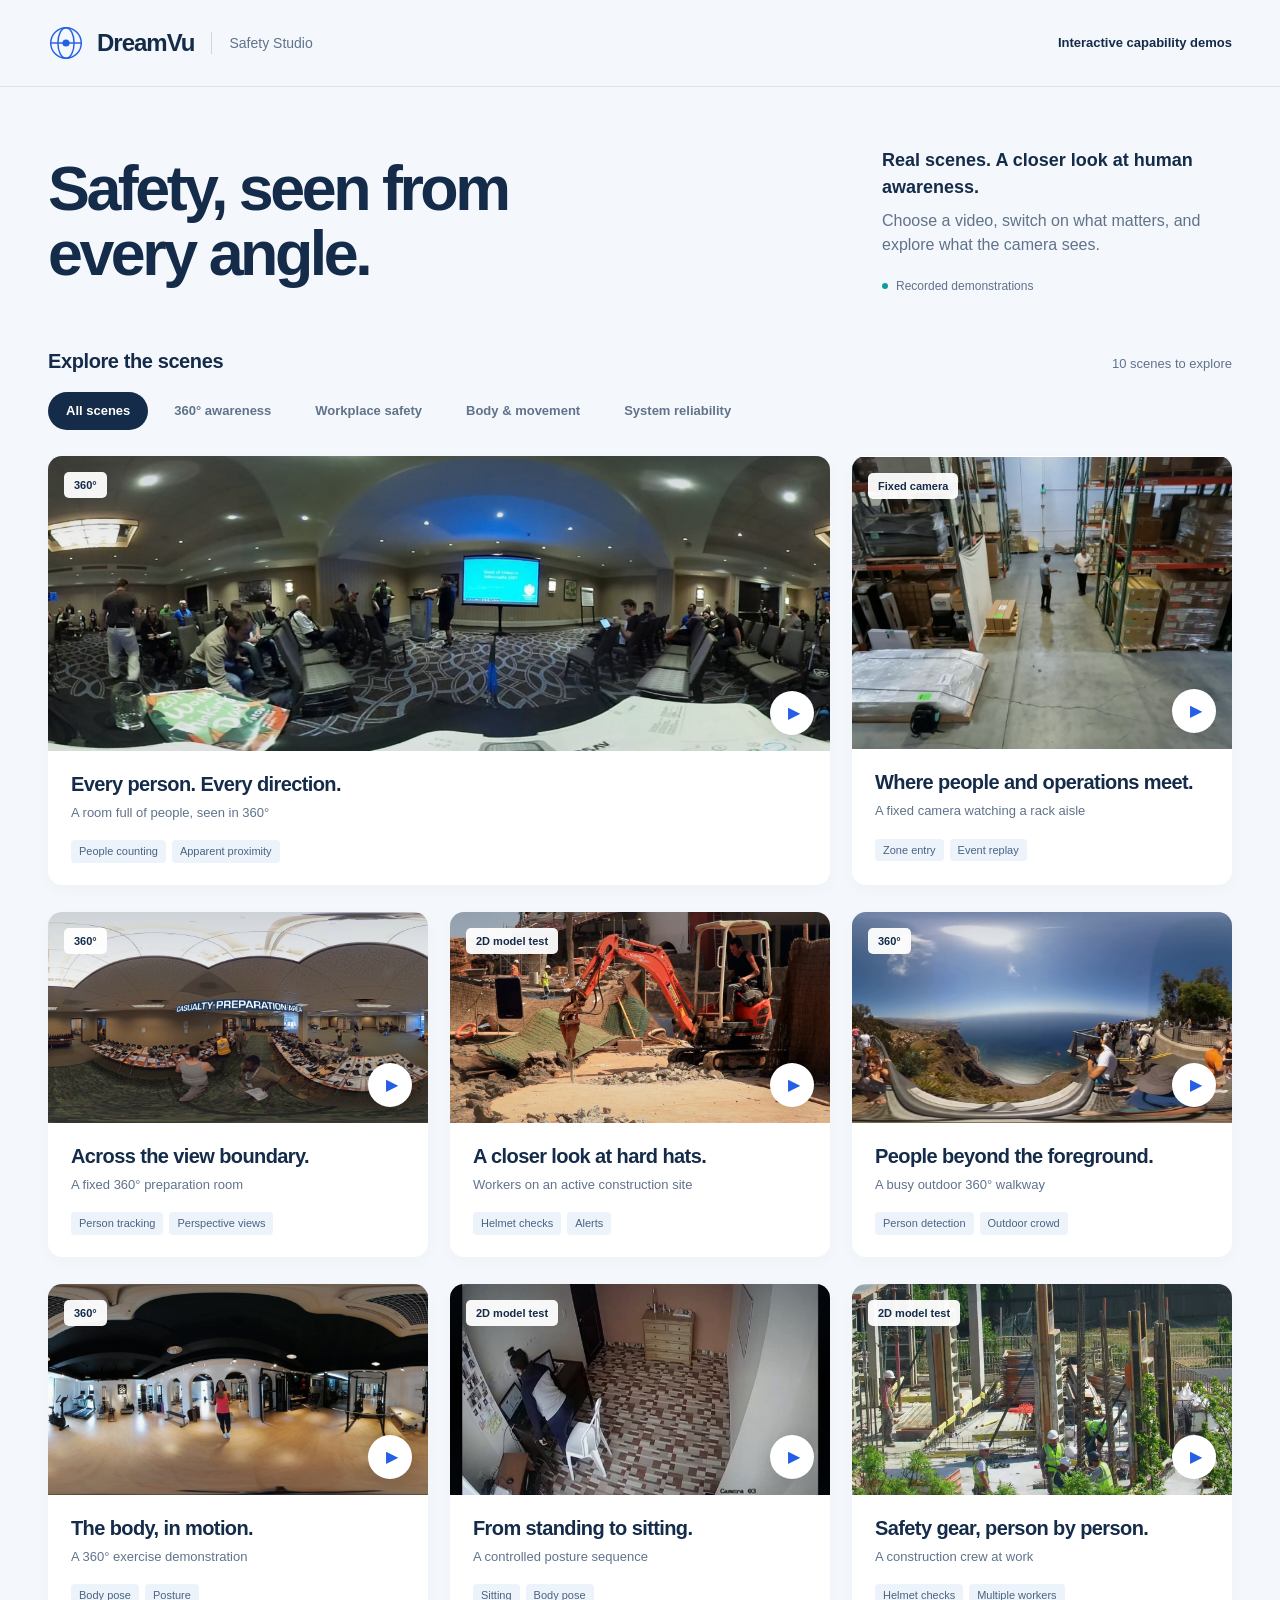
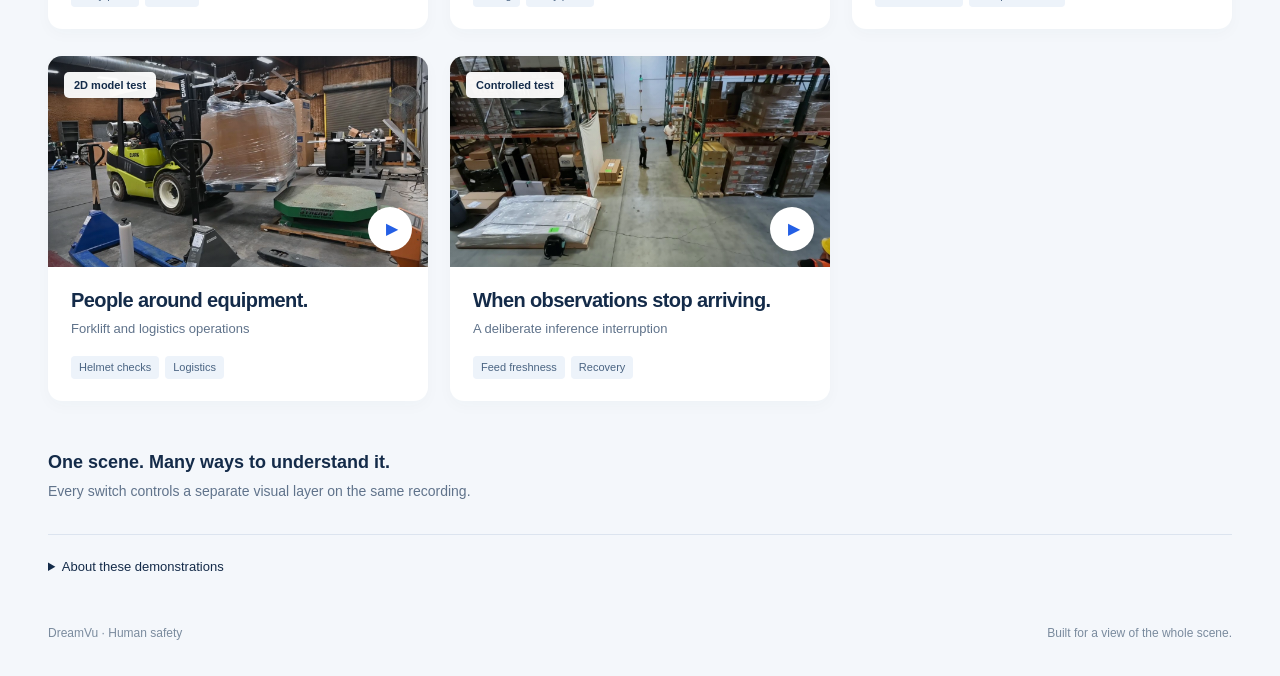
<file: index.html>
<!doctype html>
<html lang="en">
<head>
  <meta charset="utf-8"><meta name="viewport" content="width=device-width,initial-scale=1">
  <meta name="theme-color" content="#f4f7fb">
  <title>DreamVu — Safety Studio</title>
  <link rel="stylesheet" href="demo/style.css">
  <script defer src="demo/catalog.js?v=hide-fall-20261102"></script><script defer src="demo/zone-evaluator.js"></script><script defer src="demo/app.js?v=hide-fall-20261102"></script>
</head>
<body>
  <header class="site-header">
    <a class="brand" href="demo.html" aria-label="DreamVu Safety Studio home">
      <svg viewBox="0 0 40 40" aria-hidden="true"><circle cx="20" cy="20" r="17"/><ellipse cx="20" cy="20" rx="9" ry="17"/><path d="M3 20h34"/><circle cx="20" cy="20" r="4" class="pupil"/></svg>
      <strong>DreamVu</strong><span class="brand-divider"></span><span>Safety Studio</span>
    </a>
    <span class="archive-link">Interactive capability demos</span>
  </header>
  <main class="library" id="library">
    <div class="intro">
      <h1>Safety, seen from<br>every angle.</h1>
      <div class="intro-copy"><p>Real scenes. A closer look at human awareness.</p><p>Choose a video, switch on what matters, and explore what the camera sees.</p><span class="recorded-label"><i></i> Recorded demonstrations</span></div>
    </div>
    <div class="collection-bar"><h2>Explore the scenes</h2><span id="scene-count"></span></div>
    <nav class="filters" aria-label="Filter scenes">
      <button class="filter active" data-filter="all" aria-pressed="true">All scenes</button>
      <button class="filter" data-filter="surround" aria-pressed="false">360° awareness</button>
      <button class="filter" data-filter="workplace" aria-pressed="false">Workplace safety</button>
      <button class="filter" data-filter="body" aria-pressed="false">Body &amp; movement</button>
      <button class="filter" data-filter="system" aria-pressed="false">System reliability</button>
    </nav>
    <div id="scene-grid" class="scene-grid"></div>
    <div class="library-footer"><div><strong>One scene. Many ways to understand it.</strong><p>Every switch controls a separate visual layer on the same recording.</p></div></div>
    <details class="about"><summary>About these demonstrations</summary><p>These are saved model outputs played over recorded footage, not a live camera feed. The models remain prototypes: missed detections, uncertain posture and identity changes can occur. Distance colors use apparent body size; no calibrated distance or Orin real-time performance is claimed. Event logging and feed health are integration views for the core platform.</p><div id="credits"></div></details>
  </main>
  <footer class="site-footer"><span>DreamVu · Human safety</span><span>Built for a view of the whole scene.</span></footer>

  <dialog id="studio" class="studio" aria-labelledby="scene-title">
    <div class="studio-top"><button id="close-studio" class="back-button" aria-label="Close scene and return to library"><span aria-hidden="true">←</span> All scenes</button><div><h2 id="scene-title"></h2><p id="scene-subtitle"></p></div><span id="scene-format" class="format-pill"></span></div>
    <div class="studio-layout">
      <section class="experience" aria-label="Interactive video">
        <div class="player-shell">
          <div class="player-top"><span class="replay-indicator"><i></i> Recorded replay</span><span id="player-count" class="player-count" hidden></span><span id="mode-label">Panorama</span><button id="fullscreen" class="icon-button" title="Expand video" aria-label="Expand video">⛶</button></div>
          <div class="picture" id="picture">
            <video id="source-video" muted playsinline preload="metadata" tabindex="-1" aria-hidden="true"></video>
            <canvas id="scene-canvas" width="1280" height="640" tabindex="0" aria-label="Video with interactive person overlays. Click a person to inspect them."></canvas>
            <div id="loading" class="loading"><span class="loading-ring"></span><strong>Opening the scene</strong><span>Loading video and observations…</span></div>
            <div id="video-error" class="video-error" hidden><strong>This scene could not load.</strong><p id="error-message"></p><button id="retry-scene">Try again</button></div>
          </div>
          <div class="transport">
            <div class="seek-wrap"><div id="event-markers" aria-hidden="true"></div><input id="seek" type="range" min="0" max="100" step="0.01" value="0" aria-label="Video position"></div>
            <div class="transport-row"><button id="play" class="play-button" aria-label="Play video">▶</button><button id="restart" class="icon-button" aria-label="Restart video" title="Restart">↺</button><span id="time-label">0:00 / 0:00</span><span class="transport-spacer"></span><button id="highlight" class="compare-button highlight-button" title="Jump to the selected example moment">Highlight</button><label class="speed-label">Speed <select id="speed" aria-label="Playback speed"><option value="0.5">0.5×</option><option value="1" selected>1×</option><option value="2">2×</option></select></label><button id="raw-button" class="compare-button" aria-pressed="false">Clean video</button></div>
          </div>
        </div>
        <div class="video-caption"><span id="scene-purpose"></span><span class="click-hint">Click a person to inspect</span></div>
        <div id="proximity-legend" class="proximity-legend" hidden><strong>Apparent proximity</strong><span><i class="near"></i>Larger / nearer estimate</span><span><i class="mid"></i>Medium</span><span><i class="far"></i>Smaller / farther estimate</span><button id="proximity-info" aria-expanded="false" aria-controls="proximity-note" title="How proximity is estimated">ⓘ</button></div>
        <p id="proximity-note" class="explanation" hidden>Color is based on angular body size, not measured distance. A larger visible body is usually closer, but posture, body height and occlusion affect this estimate. No distances in meters are available for these clips.</p>
        <div id="zone-editor" class="zone-editor" hidden><div><strong id="zone-editor-title">Define a zone</strong><p id="zone-editor-note">Draw a polygon on the video to evaluate the observed feet.</p></div><div class="zone-editor-actions"><button id="draw-zone">Draw zone</button><button id="finish-zone" hidden>Use this zone</button><button id="cancel-zone" hidden>Cancel</button><button id="clear-zone" hidden>Reset zone</button></div></div>
        <div class="evidence-row">
          <section class="insight-panel" id="insight-panel" aria-label="Current scene observations"><div class="panel-heading"><h3>In this moment</h3><span id="evidence-time"></span></div><div id="insights"></div><div id="person-chips" class="person-chips" aria-label="Inspect a tracked person"></div></section>
          <section id="radar-panel" class="radar-panel" aria-label="Direction map"><div class="panel-heading"><h3>Around the camera</h3><span>360°</span></div><canvas id="radar" width="400" height="280" aria-label="People arranged by bearing; radius is an apparent-size proxy"></canvas><p>Direction from the camera. Radius uses apparent size.</p></section>
        </div>
        <section id="events-panel" class="event-panel"><div class="panel-heading"><h3>Moments worth a closer look</h3><span id="event-count"></span></div><div id="event-list"></div></section>
        <div class="source-note"><span id="source-credit"></span><details><summary>Observation notes</summary><p id="scene-limits"></p><p>Playback speed is independent of inference speed. This is an offline prototype demonstration.</p></details></div>
      </section>
      <aside class="controls-rail" id="scene-controls" aria-label="Scene controls">
        <button id="close-layers" class="mobile-close-layers" aria-label="Close layer controls">Back to video <span aria-hidden="true">↓</span></button>
        <div class="rail-heading"><div><h3>Make the scene yours.</h3><p>Every capability. Your choice of layers.</p></div><button id="reset-layers" class="text-button">Reset</button></div>
        <div class="layer-count"><span id="active-layer-count"></span><span id="available-layer-count"></span></div>
        <div id="layer-list"></div>
        <section class="person-inspector" id="person-inspector"><div class="inspector-idle"><span class="target-icon" aria-hidden="true">⌖</span><h3>Follow one person.</h3><p>Select a marker in the video or a person below it to see their observations.</p></div></section>
        <div class="rail-note"><span class="tiny-dot"></span>Switches change the visualization.<br>The recorded model results stay the same.</div>
      </aside>
    </div>
    <button id="mobile-layers" class="mobile-layers" aria-expanded="false" aria-controls="scene-controls">Adjust layers <span id="mobile-layer-count"></span></button>
  </dialog>
</body>
</html>
</file>
<file: demo/style.css>
:root{--paper:#fff;--bg:#f4f7fb;--ink:#142b49;--muted:#60738b;--blue:#245fe5;--teal:#159a9c;--amber:#eba640;--red:#d94f5c;--line:#dce4ef;--font:'Avenir Next',Avenir,'Segoe UI',sans-serif}
*{box-sizing:border-box}body{margin:0;background:var(--bg);color:var(--ink);font:16px/1.5 var(--font);-webkit-font-smoothing:antialiased}button,input,select{font:inherit}button,a,input,summary{touch-action:manipulation}button{cursor:pointer}button:disabled{cursor:wait;opacity:.5}a{color:inherit;text-decoration:none}button:focus-visible,a:focus-visible,summary:focus-visible,input:focus-visible,select:focus-visible,canvas:focus-visible{outline:3px solid #e4ad3e;outline-offset:4px}button{color:inherit}button::-moz-focus-inner{border:0}[hidden]{display:none!important}
.site-header{max-width:1504px;margin:auto;padding:25px 48px;display:flex;justify-content:space-between;align-items:center;border-bottom:1px solid var(--line)}.brand{display:flex;gap:13px;align-items:center}.brand svg{width:36px;height:36px;stroke:var(--blue);stroke-width:1.6;fill:none}.brand .pupil{fill:var(--blue);stroke:none}.brand strong{font-size:24px;letter-spacing:-1px}.brand>span:last-child{font-size:14px;color:var(--muted)}.brand-divider{width:1px;height:22px;background:#cbd6e4;margin:0 4px}.archive-link{font-size:13px;font-weight:600}.archive-link span{color:var(--blue);margin-left:10px;font-size:20px}.archive-link:hover{color:var(--blue)}.library{max-width:1504px;padding:0 48px;margin:auto}.intro{display:flex;gap:60px;align-items:center;justify-content:space-between;padding:60px 0 51px}.intro h1{font-size:clamp(42px,4.9vw,74px);font-weight:600;line-height:1.04;letter-spacing:-.055em;margin:0}.intro-copy{max-width:350px;font-size:16px;color:var(--muted)}.intro-copy p:first-child{font-size:18px;font-weight:600;color:var(--ink);margin-bottom:8px}.intro-copy p{margin:0 0 20px}.recorded-label{font-size:12px;display:flex;align-items:center;gap:8px}.recorded-label i,.replay-indicator i{width:6px;height:6px;display:inline-block;border-radius:50%;background:var(--teal)}.collection-bar{display:flex;align-items:baseline;justify-content:space-between}.collection-bar h2{font-size:20px;margin:0 0 16px;font-weight:600;letter-spacing:-.4px}.collection-bar>span{color:var(--muted);font-size:13px}.filters{display:flex;gap:8px;flex-wrap:wrap;margin-bottom:26px}.filter{background:transparent;padding:8px 17px;border:1px solid transparent;border-radius:24px;color:var(--muted);font-size:13px;font-weight:600}.filter.active{background:var(--ink);color:white}.filter:not(.active):hover{border-color:#c5d2e2;color:var(--ink)}
.scene-grid{display:grid;grid-template-columns:repeat(6,minmax(0,1fr));gap:27px 22px}.scene-card{grid-column:span 2;border:0;padding:0;background:var(--paper);text-align:left;overflow:hidden;border-radius:14px;box-shadow:0 5px 16px #18395507;transition:box-shadow .2s,transform .2s;position:relative}.scene-card:hover{transform:translateY(-3px);box-shadow:0 12px 28px #17385915}.scene-card.featured{grid-column:span 4}.scene-card .poster{aspect-ratio:1.8;position:relative;overflow:hidden;background:#d9e4ec}.scene-card.featured .poster{aspect-ratio:2.65}.scene-card.featured+.scene-card .poster{aspect-ratio:1.3}.poster img{width:100%;height:100%;object-fit:cover;display:block}.poster::after{content:'';position:absolute;inset:0;background:linear-gradient(180deg,#10274233,transparent 45%,#10274222);pointer-events:none}.format-badge{position:absolute;top:16px;left:16px;padding:5px 10px;background:#fffffff2;border-radius:5px;font-size:11px;font-weight:600;z-index:1;color:var(--ink)}.play-orb{position:absolute;right:16px;bottom:16px;border-radius:50%;width:44px;height:44px;display:grid;place-items:center;background:#fff;color:var(--blue);box-shadow:0 3px 20px #0002;z-index:1;font-size:16px;padding-left:3px;transition:background .2s,color .2s}.scene-card:hover .play-orb{background:var(--blue);color:white}.card-copy{padding:21px 23px 22px}.card-copy h3{font-size:20px;line-height:1.2;font-weight:600;letter-spacing:-.6px;margin:0 0 7px}.card-copy p{font-size:13px;color:var(--muted);margin:0 0 18px}.tags{display:flex;gap:6px;flex-wrap:wrap}.tags span{font-size:11px;padding:3px 8px;border-radius:4px;background:#edf3fa;color:#4a6482}.library-footer{display:flex;justify-content:space-between;gap:20px;align-items:center;padding:48px 0 27px}.library-footer strong{font-size:18px;font-weight:600}.library-footer p{color:var(--muted);font-size:14px;margin:5px 0}.library-footer a{font-size:13px;color:var(--blue);font-weight:600;white-space:nowrap}.about{border-top:1px solid var(--line);padding:22px 0;color:var(--muted);font-size:13px}.about summary{cursor:pointer;width:max-content;color:var(--ink)}.about p{max-width:85ch}.about #credits{columns:2;column-gap:32px}.about #credits p{break-inside:avoid}.site-footer{max-width:1504px;margin:auto;padding:26px 48px 34px;color:#7a8b9e;font-size:12px;display:flex;justify-content:space-between}
.studio{border:0;padding:0;margin:0;background:#f4f7fb;color:var(--ink);width:100vw;max-width:none;height:100dvh;max-height:none;overflow:auto}.studio::backdrop{background:#122843b3}.studio-top{height:90px;display:flex;align-items:center;gap:28px;padding:0 32px;background:var(--paper);border-bottom:1px solid var(--line);position:sticky;top:0;z-index:5}.back-button{border:0;background:none;font-size:13px;font-weight:600;display:flex;gap:12px;align-items:center;padding:12px 16px 12px 0;white-space:nowrap;border-right:1px solid var(--line)}.back-button span{font-size:24px;color:var(--blue)}.studio-top h2{font-size:22px;font-weight:600;letter-spacing:-.65px;margin:0;line-height:1.2}.studio-top p{font-size:12px;margin:4px 0 0;color:var(--muted)}.format-pill{margin-left:auto;font-size:12px;border:1px solid var(--line);padding:6px 13px;border-radius:5px;white-space:nowrap}.studio-layout{display:grid;grid-template-columns:minmax(0,1fr) 304px;gap:28px;max-width:1700px;margin:auto;padding:28px 32px 44px}.experience{min-width:0}.player-shell{border-radius:12px;overflow:hidden;background:#10223b;color:white;box-shadow:0 8px 30px #122b4910}.player-top{display:flex;align-items:center;gap:16px;height:43px;padding:0 18px;font-size:11px;color:#bdcce1}.replay-indicator{display:flex;align-items:center;gap:8px}.replay-indicator i{background:#67d3cc}.player-top #mode-label{margin-left:auto}.player-top .icon-button{font-size:19px;padding:0 3px;color:#fff}.picture{position:relative;background:#0e2036;min-height:180px;overflow:hidden}#source-video{position:absolute;width:1px;height:1px;opacity:0;pointer-events:none;z-index:-1}#scene-canvas{display:block;width:100%;height:auto;cursor:crosshair;outline-offset:-4px}.loading,.video-error{position:absolute;inset:0;display:flex;flex-direction:column;align-items:center;justify-content:center;background:#10223bf0;gap:9px;text-align:center;padding:20px}.loading>strong{font-size:18px;font-weight:500}.loading>span:last-child{color:#a8bbd1;font-size:13px}.loading-ring{border:2px solid #ffffff20;border-top-color:#79a5ff;border-radius:50%;width:32px;height:32px;animation:spin .9s linear infinite;margin-bottom:12px}.video-error p{font-size:13px;max-width:50ch}.video-error button{padding:8px 16px;border:0;border-radius:6px;background:white;color:var(--ink)}@keyframes spin{to{transform:rotate(360deg)}}.transport{padding:0 18px 8px}.seek-wrap{position:relative;height:25px;display:flex;align-items:center}.seek-wrap input{width:100%;margin:0;accent-color:#6f9bff;cursor:pointer;z-index:1;height:6px}.seek-wrap input::-webkit-slider-runnable-track{border-radius:5px}.transport-row{display:flex;align-items:center;gap:15px;min-height:43px}.play-button{border:0;background:#fff;color:var(--ink);width:34px;height:34px;border-radius:50%;font-size:13px;padding:0}.icon-button{border:0;background:transparent;color:inherit;padding:3px;font-size:23px}.transport-spacer{flex:1}#time-label{font-size:12px;font-variant-numeric:tabular-nums;color:#c4d0e0;white-space:nowrap}.speed-label{font-size:11px;color:#92a6bf;display:flex;align-items:center;gap:6px}.speed-label select{font-size:12px;color:#fff;background:#1f3856;border:0;border-radius:5px;padding:5px 4px;cursor:pointer}.compare-button{font-size:11px;border:1px solid #52657e;color:#dae6f7;background:transparent;padding:5px 11px;border-radius:5px}.compare-button[aria-pressed=true]{background:#d6e5fa;color:#142b49;border-color:#d6e5fa}.event-marker{position:absolute;width:4px;height:8px;border-radius:2px;background:#e1ab64;top:19px;pointer-events:none}.event-marker.critical{background:#fa8290}.video-caption{display:flex;justify-content:space-between;gap:24px;padding:12px 2px;font-size:12px;color:var(--muted)}.click-hint{font-size:11px;color:var(--blue);white-space:nowrap}.proximity-legend{display:flex;align-items:center;flex-wrap:wrap;gap:9px 16px;padding:12px 16px;margin:2px 0 18px;background:#eaf0f8;border-radius:8px;font-size:10px;color:#49617c}.proximity-legend strong{font-size:11px;font-weight:600;color:var(--ink)}.proximity-legend span{display:flex;gap:6px;align-items:center}.proximity-legend i{width:8px;height:8px;border-radius:50%}.near{background:#eead51}.mid{background:#6596ff}.far{background:#48ccc0}.proximity-legend button{margin-left:auto;border:0;background:none;font-size:16px;color:#56708d}.explanation{font-size:12px;color:var(--muted);padding:0 12px 12px;max-width:80ch}.evidence-row{display:grid;grid-template-columns:minmax(0,1fr) 280px;gap:20px;margin-top:8px}.evidence-row:has(.radar-panel[hidden]){grid-template-columns:1fr}.insight-panel,.radar-panel,.event-panel{background:white;border-radius:10px;padding:18px 20px;min-width:0}.panel-heading{display:flex;align-items:baseline;justify-content:space-between;gap:12px;margin-bottom:15px}.panel-heading h3{font-weight:600;font-size:14px;margin:0;letter-spacing:-.2px}.panel-heading>span{font-size:11px;color:var(--muted)}.big-reading{display:flex;align-items:baseline;gap:10px}.big-reading strong{font-size:48px;line-height:1.1;letter-spacing:-2px;font-weight:500;font-variant-numeric:tabular-nums}.big-reading span{font-size:13px;color:var(--muted)}.sub-reading{color:var(--muted);font-size:11px;margin:7px 0 13px}.spark{width:100%;height:40px;display:block;margin-top:10px}.reading-split{display:flex;gap:19px;flex-wrap:wrap;margin:8px 0}.reading-split>span{font-size:11px;color:var(--muted)}.reading-split strong{display:block;color:var(--ink);font-size:22px;font-weight:500;line-height:1.25}.reading-split .alarm strong{color:var(--red)}.reading-split .good strong{color:var(--teal)}.person-chips{display:flex;gap:6px;flex-wrap:wrap;margin-top:12px}.person-chip{border:1px solid var(--line);background:transparent;border-radius:5px;padding:4px 9px;font-size:10px;display:flex;align-items:center;gap:5px}.person-chip i{width:5px;height:5px;border-radius:50%;background:var(--blue)}.person-chip.selected{background:#ecf3ff;border-color:#8daeea;color:var(--blue)}.radar-panel{padding-bottom:8px}.radar-panel canvas{width:100%;height:auto;display:block;margin:-10px auto -8px}.radar-panel p{font-size:10px;text-align:center;color:var(--muted);margin:0 0 4px}.event-panel{margin-top:20px}.event-panel .panel-heading{margin-bottom:8px}#event-list{max-height:250px;overflow:auto}.event-row{display:flex;align-items:center;gap:12px;text-align:left;width:100%;background:none;border:0;border-bottom:1px solid #eff2f7;padding:11px 2px;font-size:12px}.event-row:last-child{border-bottom:0}.event-row .event-time{font-size:11px;font-variant-numeric:tabular-nums;color:var(--blue);background:#edf3ff;padding:4px 8px;border-radius:4px;white-space:nowrap}.event-row .event-icon{width:7px;height:7px;border-radius:50%;background:var(--teal);flex-shrink:0}.event-row.critical .event-icon{background:var(--red)}.event-row.upcoming{opacity:.55}.event-row:hover{background:#f6f9ff;opacity:1}.event-row.current{background:#edf3ff}.event-row .replay-arrow{margin-left:auto;color:var(--blue);font-size:16px}.event-empty{font-size:12px;color:var(--muted);padding:12px 0}.source-note{padding:22px 2px;font-size:10px;color:var(--muted);line-height:1.7}.source-note details{margin-top:8px}.source-note summary{cursor:pointer;color:#48627f}.source-note p{font-size:11px;max-width:90ch}.controls-rail{background:white;border-radius:10px;padding:23px 20px 17px;align-self:start;position:sticky;top:118px;max-height:calc(100dvh - 143px);overflow:auto}.rail-heading{display:flex;align-items:flex-start;justify-content:space-between;gap:8px}.rail-heading h3{margin:0;font-size:17px;font-weight:600;letter-spacing:-.4px}.rail-heading p{margin:5px 0 0;color:var(--muted);font-size:11px}.text-button{border:0;background:none;color:var(--blue);font-size:11px;padding:4px 0}.layer-count{display:flex;justify-content:space-between;font-size:9px;color:#8191a6;padding:22px 0 8px;border-bottom:1px solid var(--line)}.layer-count>span:first-child{color:#46607e}.layer-toggle{display:flex;align-items:center;gap:12px;width:100%;padding:13px 0;background:none;border:0;border-bottom:1px solid #eef2f6;text-align:left}.layer-copy{flex:1}.layer-copy strong{font-size:12px;display:block;font-weight:600;line-height:1.25}.layer-copy small{display:block;color:var(--muted);font-size:10px;line-height:1.3;margin-top:3px}.switch{width:31px;height:18px;background:#d6deea;border-radius:20px;position:relative;flex-shrink:0;transition:background .16s}.switch::after{content:'';width:12px;height:12px;background:white;position:absolute;top:3px;left:3px;border-radius:50%;box-shadow:0 1px 3px #20334823;transition:transform .16s}.layer-toggle[aria-checked=true] .switch{background:var(--blue)}.layer-toggle[aria-checked=true] .switch::after{transform:translateX(13px)}.person-inspector{border:1px solid var(--line);border-radius:8px;padding:18px 14px;margin-top:23px}.inspector-idle{text-align:center;color:var(--muted);padding:8px 2px}.target-icon{color:#8aa4c6;font-size:29px}.inspector-idle h3{font-size:13px;color:var(--ink);font-weight:600;margin:3px 0 7px}.inspector-idle p{font-size:11px;line-height:1.5;margin:0}.person-inspector .person-heading{display:flex;align-items:center;justify-content:space-between;gap:10px}.person-heading h3{font-size:16px;margin:0}.person-heading button{background:none;border:0;font-size:20px;color:var(--muted);padding:0 4px}.observed-state{font-size:10px;color:var(--teal);margin:3px 0 13px}.observed-state.held{color:#ad741c}.person-inspector dl{margin:0;display:grid;grid-template-columns:1fr auto;gap:9px;font-size:11px}.person-inspector dt{color:var(--muted)}.person-inspector dd{margin:0;font-weight:600;text-align:right}.person-inspector .inspector-note{font-size:10px;line-height:1.4;color:var(--muted);margin:14px 0 0}.rail-note{font-size:9px;color:#8595a8;line-height:1.65;margin:18px 0 0;padding-left:13px;position:relative}.tiny-dot{position:absolute;left:0;top:6px;width:4px;height:4px;background:#a1b4cc;border-radius:50%}.status-strip{padding:9px 12px;font-size:12px;border-radius:5px;background:#e5f5f1;color:#187f74;margin:8px 0}.status-strip.stale{background:#fff0f1;color:#b63c48}.progress-track{height:6px;background:#e9eff6;border-radius:6px;overflow:hidden;margin:11px 0}.progress-track i{display:block;height:100%;background:var(--blue)}.posture-bars{display:flex;gap:4px;height:8px;margin:12px 0}.posture-bars span{border-radius:3px}.empty-layer-message{font-size:13px;color:var(--muted);line-height:1.7;padding:12px 0}
#scene-canvas{width:auto;height:auto;max-width:100%;max-height:64vh;margin:auto}
.picture:fullscreen{display:flex;align-items:center;justify-content:center;background:#0e2036}.picture:fullscreen #scene-canvas{max-height:100vh;max-width:100vw}
@media(min-width:1600px){.studio-layout{grid-template-columns:minmax(0,1fr) 330px;gap:32px}.layer-copy strong{font-size:13px}.layer-copy small{font-size:11px}.controls-rail{padding:25px}}
@media(max-width:1050px){.site-header,.library{padding-left:26px;padding-right:26px}.intro{gap:30px;padding-top:42px}.intro-copy{max-width:290px}.studio-layout{grid-template-columns:minmax(0,1fr) 260px;padding:20px;gap:18px}.studio-top{padding:0 20px;gap:20px;height:80px}.controls-rail{padding:18px 15px;top:100px;max-height:calc(100dvh - 120px)}.studio-top h2{font-size:18px}.evidence-row{grid-template-columns:1fr}.radar-panel{display:none}.click-hint{display:none}.card-copy{padding:18px}.card-copy h3{font-size:17px}.scene-card.featured .poster{aspect-ratio:2.3}.scene-card.featured+.scene-card .poster{aspect-ratio:1.14}}
@media(max-width:760px){.site-header{padding:18px 20px}.brand>span:last-child,.brand-divider{display:none}.brand strong{font-size:23px}.archive-link{font-size:11px}.brand svg{width:30px;height:30px}.library{padding:0 20px}.intro{display:block;padding:35px 0 30px}.intro h1{font-size:46px}.intro-copy{max-width:450px;margin-top:22px}.intro-copy p:first-child{font-size:15px}.intro-copy p{font-size:13px;margin-bottom:12px}.intro-copy .recorded-label{font-size:10px}.scene-grid{grid-template-columns:repeat(2,minmax(0,1fr));gap:18px 14px}.scene-card,.scene-card.featured{grid-column:span 1}.scene-card.featured{grid-column:span 2}.scene-card.featured+.scene-card .poster,.scene-card .poster{aspect-ratio:1.5}.scene-card.featured .poster{aspect-ratio:2.1}.card-copy{padding:15px}.card-copy h3{font-size:17px}.card-copy p{font-size:11px;margin-bottom:12px}.tags span{font-size:9px}.format-badge{font-size:9px;left:10px;top:10px}.play-orb{width:34px;height:34px;right:10px;bottom:10px;font-size:13px}.filters{gap:2px;margin-bottom:21px}.filter{font-size:11px;padding:7px 12px}.collection-bar h2{font-size:18px}.library-footer{display:block;padding:32px 0 22px}.library-footer a{display:inline-block;margin-top:12px}.library-footer strong{font-size:16px}.library-footer p{font-size:12px}.about #credits{columns:1}.site-footer{padding:20px;font-size:10px}.studio-top{padding:12px 16px;gap:12px;height:auto;min-height:78px}.studio-top h2{font-size:16px}.studio-top p{font-size:10px}.back-button{font-size:0;gap:0;padding-right:14px}.back-button span{font-size:26px}.format-pill{font-size:9px;padding:5px 8px}.studio-layout{display:flex;flex-direction:column;padding:14px;gap:18px}.controls-rail{position:static;max-height:none;order:2;display:block}.experience{order:1}.evidence-row{display:block}.radar-panel{display:none!important}.controls-rail #layer-list{display:grid;grid-template-columns:1fr 1fr;column-gap:20px}.player-top{height:34px;padding:0 12px;font-size:9px}.transport{padding:0 12px 6px}.transport-row{gap:10px}.compare-button{font-size:10px;padding:5px 8px}.speed-label{font-size:0}.speed-label select{font-size:11px}#time-label{font-size:11px}.video-caption{font-size:11px}.proximity-legend{gap:8px 10px;font-size:9px;padding:10px}.person-inspector{margin-top:16px}.source-note{padding-bottom:0}.event-panel{margin-top:14px}.insight-panel{padding:16px}.studio .controls-rail{scroll-margin-top:90px}.picture{min-height:120px}}
@media(max-width:420px){.scene-grid{grid-template-columns:1fr}.scene-card.featured{grid-column:span 1}.scene-card .poster,.scene-card.featured+.scene-card .poster{aspect-ratio:1.9}.intro h1{font-size:41px}.site-footer span:last-child{display:none}.format-pill{display:none}.studio-top h2{font-size:16px}.controls-rail #layer-list{grid-template-columns:1fr}}
@media(prefers-reduced-motion:reduce){*,*::before,*::after{animation:none!important;transition:none!important;scroll-behavior:auto!important}}
/* Keep controls beside the footage on desktop and within reach on a phone. */
.mobile-layers,.mobile-close-layers{display:none}
@media(max-width:760px){
  .mobile-layers{display:flex;align-items:center;gap:10px;position:fixed;right:20px;bottom:18px;z-index:7;background:var(--blue);color:white;border:0;border-radius:24px;padding:12px 18px;box-shadow:0 5px 22px #173c7b40;font-size:13px;font-weight:600}
  .mobile-layers span{display:grid;place-items:center;min-width:20px;height:20px;border-radius:50%;background:#ffffff2a;font-size:11px}
  .mobile-layers[aria-expanded=true]{display:none}
  .studio .controls-rail{display:none}
  .studio .controls-rail.mobile-open{display:block;position:fixed;left:14px;right:14px;bottom:12px;top:auto;max-height:48dvh;overflow:auto;z-index:7;box-shadow:0 -8px 45px #122b4933;border:1px solid #dce4ef;overscroll-behavior:contain}
  .mobile-close-layers{display:flex;justify-content:space-between;align-items:center;width:100%;border:0;border-bottom:1px solid var(--line);background:#fff;color:var(--blue);font-size:12px;padding:0 0 12px;margin-bottom:14px;font-weight:600}
  .mobile-close-layers span{font-size:18px}
  .studio-layout{padding-bottom:80px}.transport-row{gap:8px;flex-wrap:wrap}.transport-spacer{min-width:0}.highlight-button{font-size:9px;padding:5px 7px}
  .controls-rail #layer-list{grid-template-columns:1fr 1fr;column-gap:16px}.layer-copy small{font-size:9px}.layer-toggle{gap:8px;min-height:63px}.switch{width:28px}.layer-toggle[aria-checked=true] .switch::after{transform:translateX(10px)}
}
@media(max-width:760px){.transport-row #restart{display:none}.mobile-close-layers{position:sticky;top:0;z-index:2;background:white;padding-top:8px}}
@media(max-width:760px){.studio .controls-rail.mobile-open{padding-top:0}.mobile-close-layers{padding:12px 0;margin-top:0}.studio:has(.mobile-open) #scene-canvas{max-height:34dvh}}
.player-count{font-size:12px;line-height:1;background:#263f60;color:#e0ebff;padding:6px 10px;border-radius:5px;font-variant-numeric:tabular-nums}
@media(max-width:760px){.player-count{font-size:10px;padding:5px 8px;margin-left:auto}.player-top:has(.player-count:not([hidden])) #mode-label{display:none}}
.layer-toggle:disabled{cursor:not-allowed;opacity:.62}.layer-toggle:disabled .layer-copy small{font-size:10px;color:#775f49}.layer-toggle:disabled .switch{background:#e3e6eb}
.zone-editor{display:flex;align-items:center;gap:20px;justify-content:space-between;padding:15px 18px;margin:4px 0 18px;border:1px solid #c8d9ee;background:#eef4fc;border-radius:9px}.zone-editor strong{font-size:13px}.zone-editor p{font-size:11px;color:var(--muted);margin:4px 0 0;max-width:70ch}.zone-editor-actions{display:flex;gap:7px;flex-shrink:0;flex-wrap:wrap}.zone-editor button{border:1px solid #9dbbe7;color:#2255a3;background:#fff;border-radius:5px;font-size:11px;padding:7px 10px;white-space:nowrap}
@media(max-width:760px){.zone-editor{display:block;padding:12px}.zone-editor-actions{margin-top:10px}.zone-editor p{font-size:10px}}
</file>
